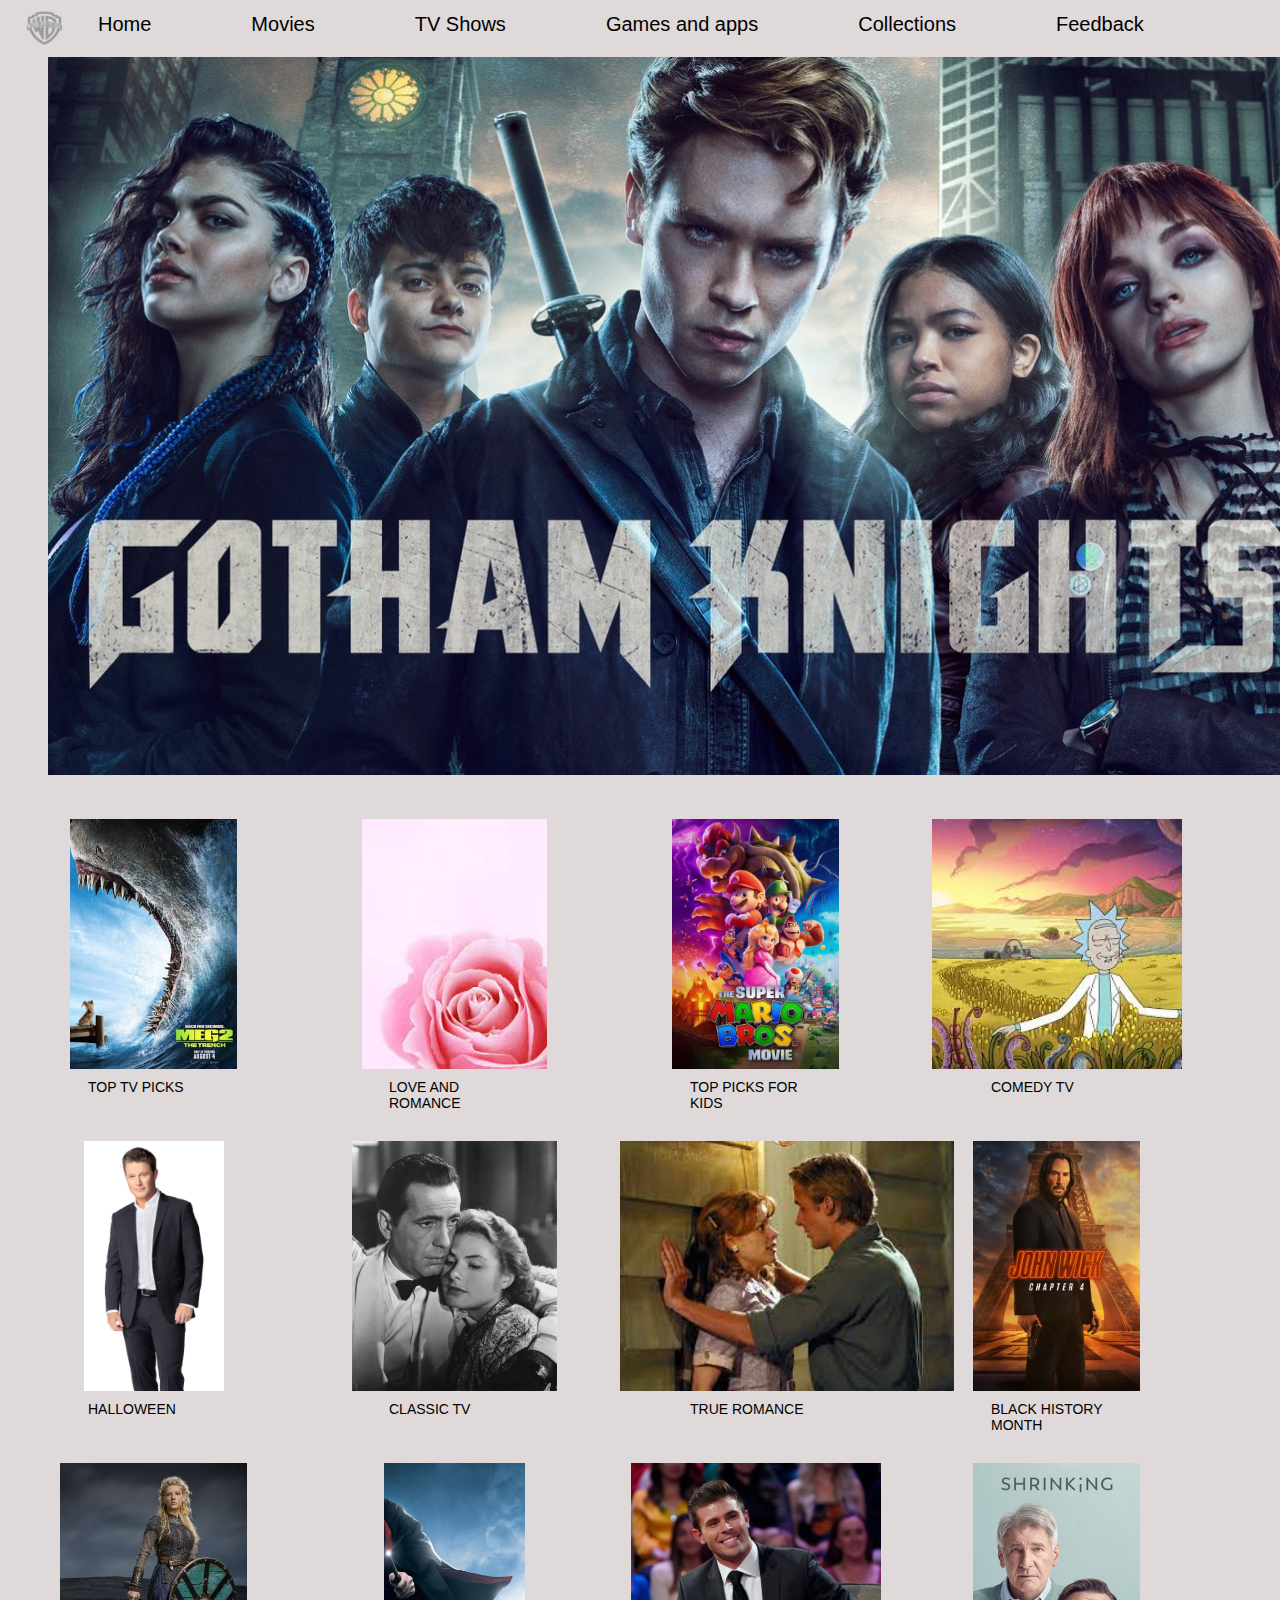
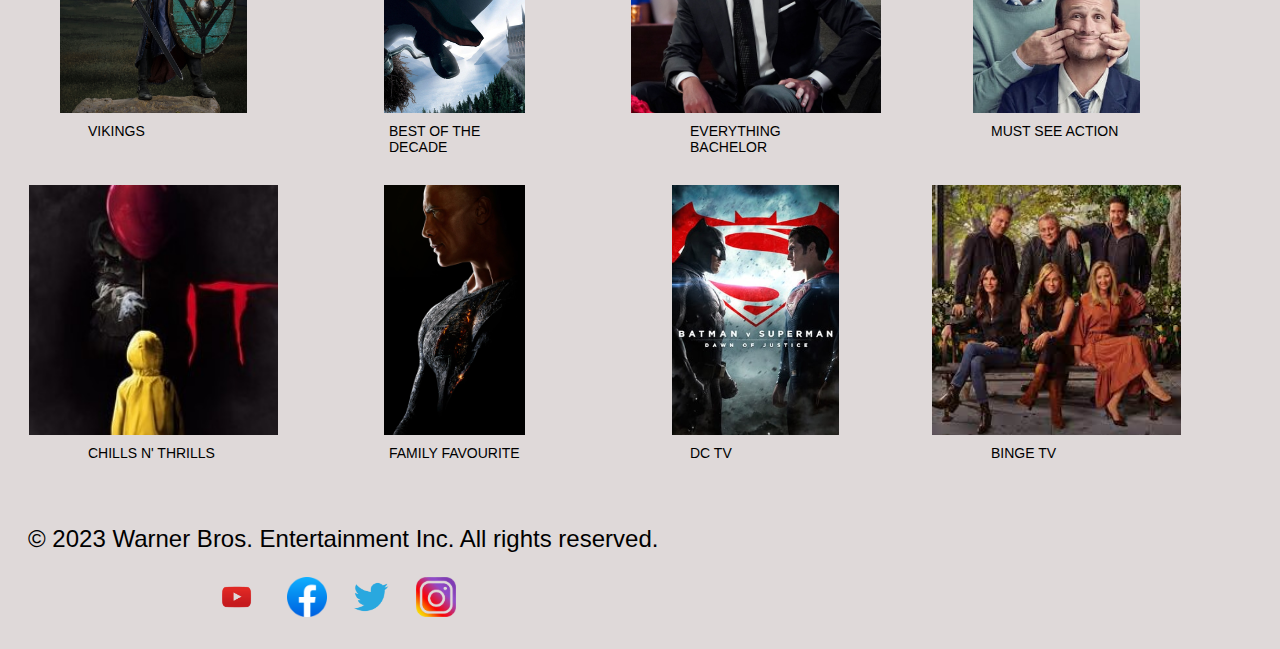
<file: collections.html>
<html>
    <title>
        Collections
    </title>
    <head>
        <link rel="stylesheet" href="style.css">
    
        <nav id="Navigation">
            <ul>
                
        <img src="logo.png" alt="warner logo" height="40px" float="left" ></a>
                <li><a href="index.html">Home</a></li>
                <li><a href="movies.html">Movies</a></li>
                <li><a href="tvshows.html">TV Shows</a></li>
                <li><a href="games.html">Games and apps</a></li>
                <li><a href="collections.html">Collections</a></li>
                <li><a href="feedback.html">Feedback</a></li>
                
            </ul>
        </nav>
        <figure>
            <img src="gothamknights.jpg" alt="Celebrating 100years" width="1276px">
        </figure>
    </head>
    <br>
    <body>
        <div class="image-gallery">
            <figure>
                <img src="meg2_keyart.jpg" alt="" height="250px">
                <figcaption>TOP TV PICKS</figcaption>
            </figure>
            <figure>
                <img src="rose.jpeg" alt="" height="250px">
                <figcaption>LOVE AND ROMANCE</figcaption>
            </figure>
            <figure>
                <img src="medium-cover.jpg" alt="" height="250px">
                <figcaption>TOP PICKS FOR KIDS</figcaption>
            </figure>
            <figure>
                <img src="rickandmorty.jpeg" alt="" height="250px">
                <figcaption>COMEDY TV</figcaption>
            </figure>
            <figure>
                    <img src="extra.jpeg" alt="" height="250px">
                    <figcaption>HALLOWEEN</figcaption>
            </figure>
             <figure>
                    <img src="casablanca.jpeg" alt="" height="250px">
                    <figcaption>CLASSIC TV</figcaption>
            </figure>
            <figure>
                    <img src="romance.jpeg" alt="" height="250px">
                    <figcaption>TRUE ROMANCE</figcaption>
            </figure>
            <figure>
                    <img src="medium-cover (1).jpg" alt="" height="250px">
                    <figcaption>BLACK HISTORY MONTH</figcaption>
            </figure>
            <figure>
                <img src="vikings.jpeg" alt="" height="250px">
                <figcaption>VIKINGS</figcaption>
            </figure>
            <figure>
                <img src="bestofthedecade.jpeg" alt="" height="250px">
                <figcaption>BEST OF THE DECADE</figcaption>
            </figure>
            <figure>
                <img src="thebachelor.jpg" alt="" height="250px">
                <figcaption>EVERYTHING BACHELOR</figcaption>
            </figure>
            <figure>
                <img src="shrinking_1400x2100_v1.jpg" alt="" height="250px">
                <figcaption>MUST SEE ACTION</figcaption>
            </figure>
            <figure>
                    <img src="it_whv_cropped.jpg" alt="" height="250px">
                    <figcaption>CHILLS N' THRILLS</figcaption>
            </figure>
             <figure>
                    <img src="blackadam.jpeg" alt="" height="250px">
                    <figcaption>FAMILY FAVOURITE</figcaption>
            </figure>
            <figure>
                    <img src="batman_v_superman_dd_keyart.jpg" height="250px">
                    <figcaption>DC TV</figcaption>
            </figure>
            <figure>
                    <img src="binge.jpeg" alt="" height="250px">
                    <figcaption>BINGE TV</figcaption>
            </figure>
   
    </body>
    <footer>
        <p>&copy; 2023 Warner Bros. Entertainment Inc. All rights reserved.</p>
        <div class="social-media-links">
            <a href="https://www.youtube.com/user/WarnerBrosPictures/"><img src="youtube-logo.png" alt="YouTube"></a>
            <a href="https://www.facebook.com/warnerbrosent/"><img src="facebook-logo.png" alt="Facebook"></a>
            <a href="https://twitter.com/Warnerbros/"><img src="twitter-logo.png" alt="Twitter"></a>
            <a href="https://www.instagram.com/warnerbrosentertainment/"><img src="instagram-logo.png" alt="Instagram"></a>
        </div>
    </footer>
</html>
</file>
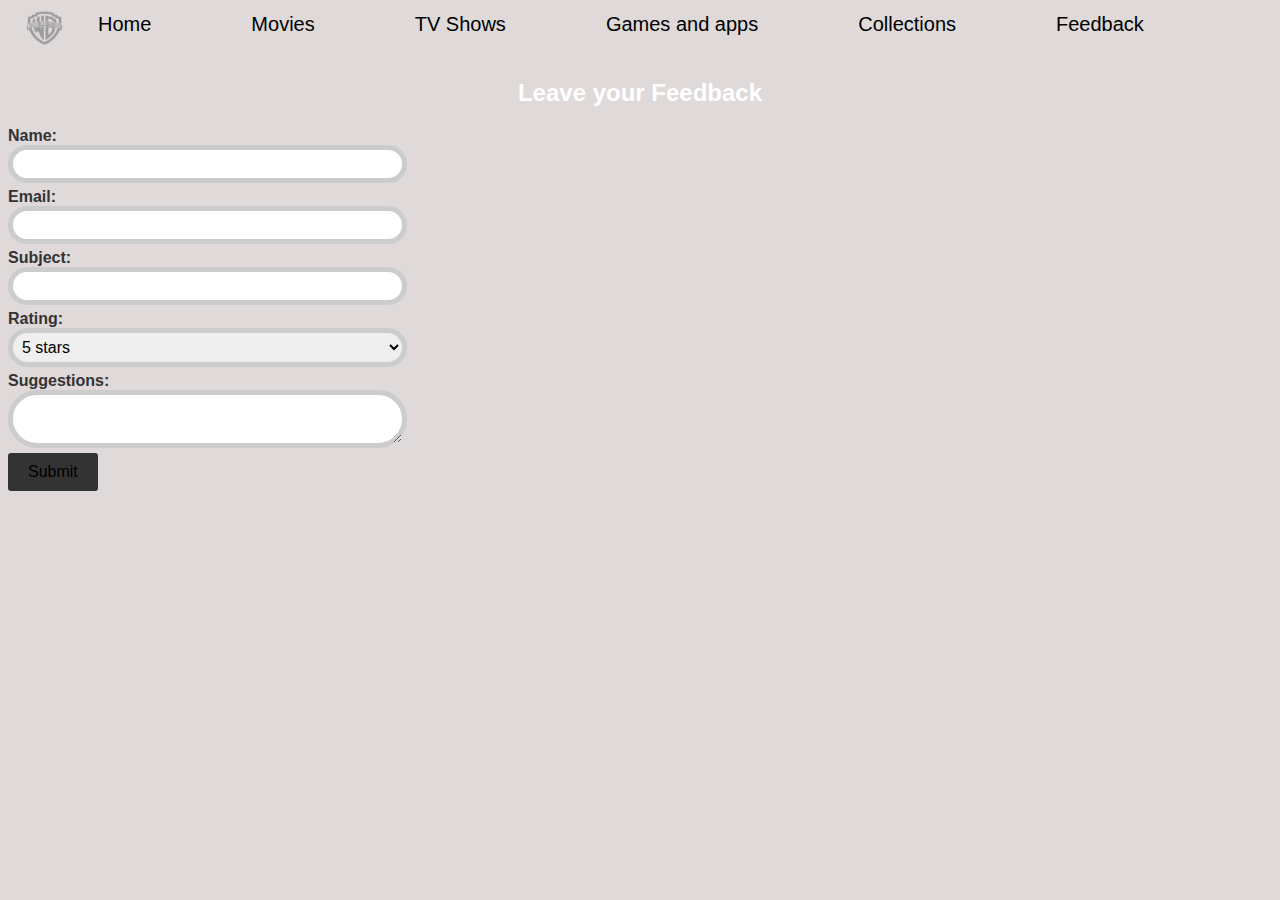
<file: feedback.html>
<html>
    <title>
        Feedback
    </title>
    <head>
        <link rel="stylesheet" href="style.css">
    </head>
    <nav id="Navigation">
        <ul>
            
        <img src="logo.png" alt="warner logo" height="40px" float="left" ></a>
			<li><a href="index.html">Home</a></li>
         <li><a href="movies.html">Movies</a></li>
         <li><a href="tvshows.html">TV Shows</a></li>
         <li><a href="games.html">Games and apps</a></li>
         <li><a href="collections.html">Collections</a></li>
         <li><a href="feedback.html">Feedback</a></li>
         
        </ul>
    </nav>
    <br>
    <body>
        
        <h2>Leave your Feedback</h2>

        <form action="submit-feedback.html" method="POST">
		
            <label for="name">Name:</label><br>
            <input type="text" id="name" name="name"><br>
    
            <label for="email">Email:</label><br>
            <input type="email" id="email" name="email"><br>
    
            <label for="subject">Subject:</label><br>
            <input type="text" id="subject" name="subject"><br>
    
            <label for="rating">Rating:</label><br>
            <select id="rating" name="rating">
                <option value="5">5 stars</option>
                <option value="4">4 stars</option>
                <option value="3">3 stars</option>
                <option value="2">2 stars</option>
                <option value="1">1 star</option>
            </select><br>
    
            <label for="suggestions">Suggestions:</label><br>
            <textarea id="suggestions" name="suggestions"></textarea><br>
    
            <a href="submitted.html"><input type="submit" value="Submit"></a>
    
        </form>
    </body>
</html>
</file>
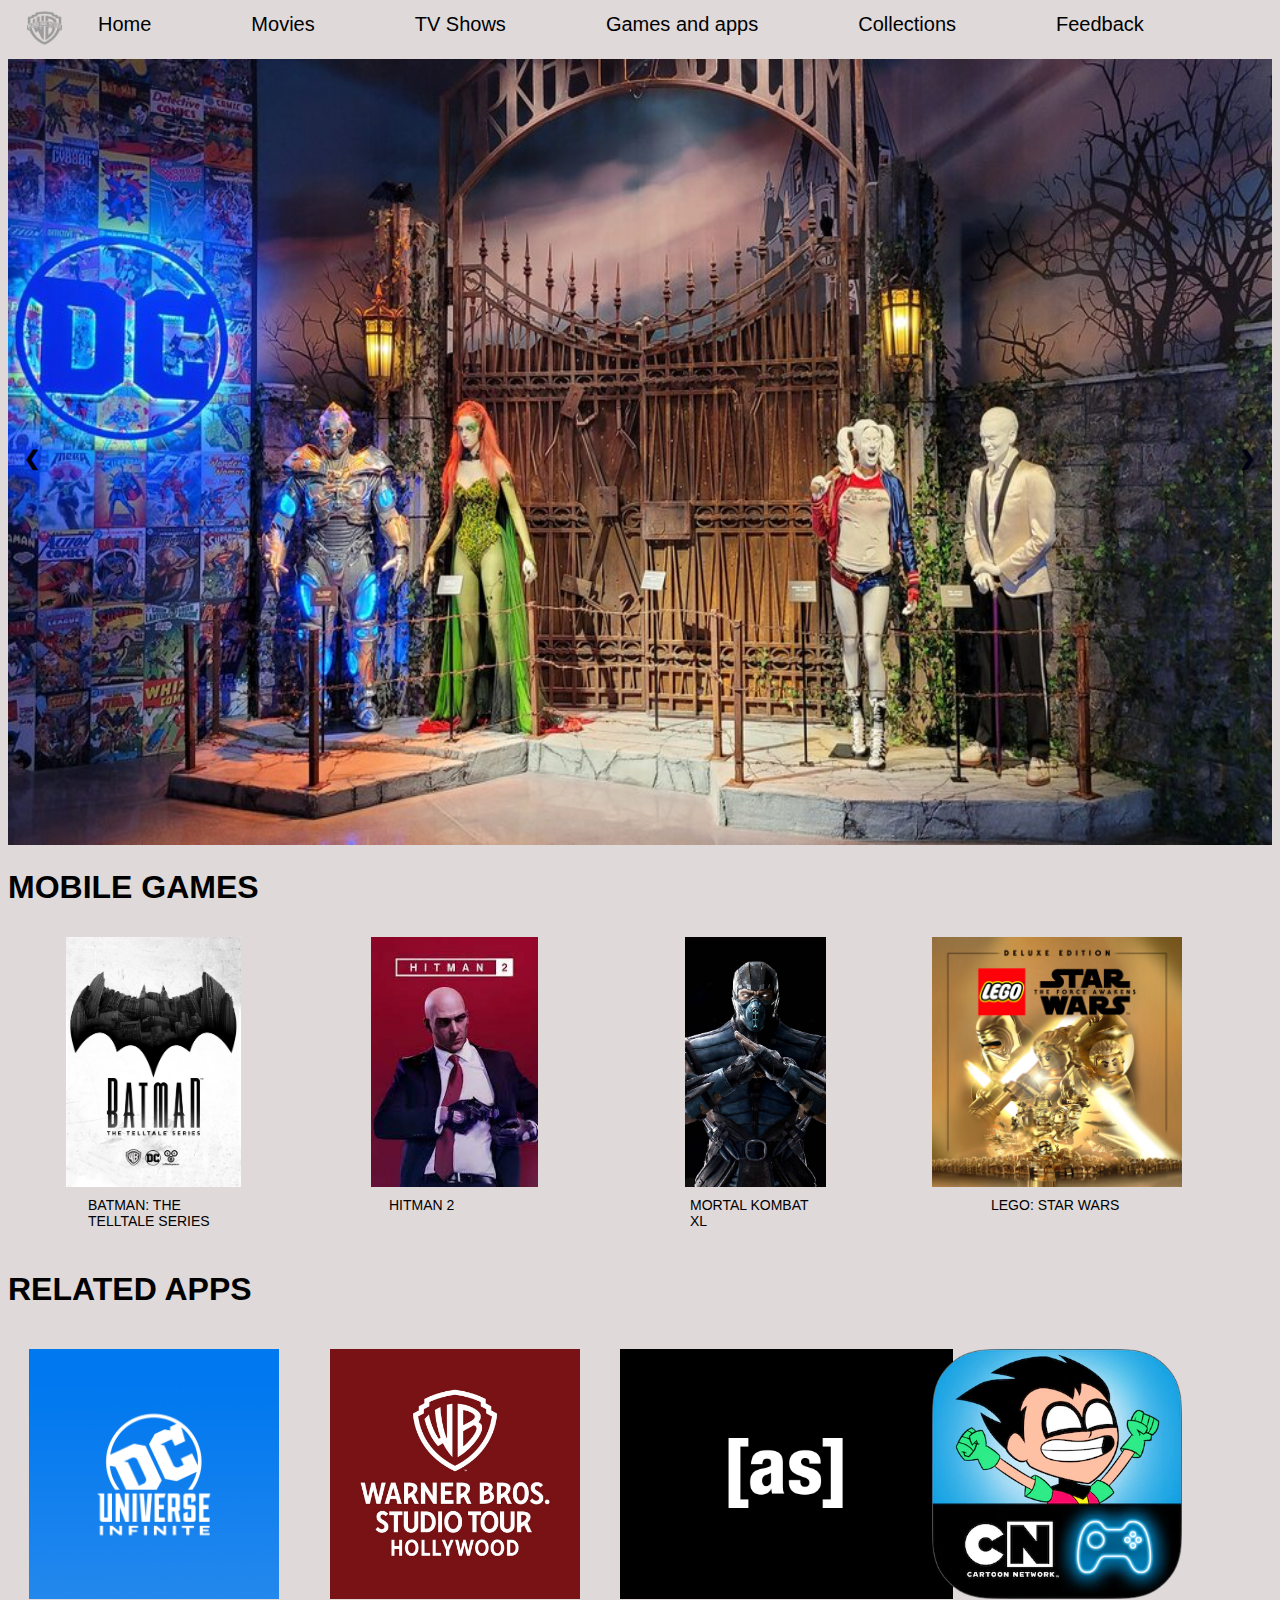
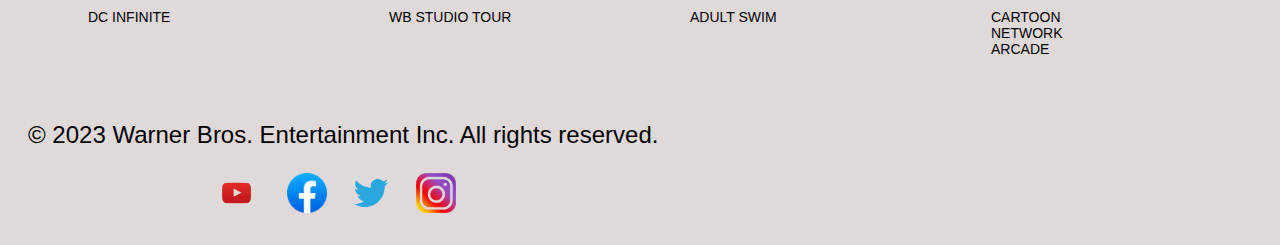
<file: games.html>
<html>
    <title>
        Games
    </title>
    <head>
        <link rel="stylesheet" href="style.css">
        <style>
			
		</style>
        <nav id="Navigation">
            <ul>
                
        <img src="logo.png" alt="warner logo" height="40px" float="left" ></a>
                <li><a href="index.html">Home</a></li>
             <li><a href="movies.html">Movies</a></li>
             <li><a href="tvshows.html">TV Shows</a></li>
             <li><a href="games.html">Games and apps</a></li>
             <li><a href="collections.html">Collections</a></li>
             <li><a href="feedback.html">Feedback</a></li>
             
            </ul>
        </nav>
    </head>
    <br>
    <body>
        <div class="slideshow-container">
            
            
            <div class="mySlides fade">
              <img src="tour.jpeg">
            </div>
          
            <a class="prev" onclick="plusSlides(-1)">&#10094;</a>
            <a class="next" onclick="plusSlides(1)">&#10095;</a>
        </div>
        <p>
            <h1>MOBILE GAMES</h1>   
         <div class="image-gallery">
            <figure>
                <a href="batman.html"><img src="batman.jpg" alt="TELLTALE series" height="250px"></a>
                <figcaption>BATMAN: THE TELLTALE SERIES</figcaption>
            </figure>
            <figure>
                <img src="hitman2.jpeg" alt="hitman2" height="250px">
                <figcaption>HITMAN 2</figcaption>
            </figure>
            <figure>
                <img src="motalxl.jpg" alt="MORTAL KOMBAT" height="250px">
                <figcaption>MORTAL KOMBAT XL</figcaption>
            </figure>
            <figure>
                <img src="lego.jpeg" alt="STAR WARS" height="250px">
                <figcaption>LEGO: STAR WARS</figcaption>
            </figure>
            
        </p>
        <br>
        <p>
            <h1>RELATED APPS</h1>
            <div class="image-gallery">  
            <figure>
                   <img src="dcinfinite.png" alt="DC INFINITE" height="250px">
                   <figcaption>DC INFINITE</figcaption>
            </figure>
            <figure>
                   <img src="studiotour.jpg" alt="STUDIO TOUR" height="250px">
                   <figcaption>WB STUDIO TOUR</figcaption>
            </figure>
            <figure>
                   <img src="adultswim.jpeg" alt="ADULT SWIM" height="250px">
                   <figcaption>ADULT SWIM</figcaption>
            </figure>
            <figure>
                   <img src="cnarcade.jpeg" alt="CN ARCADE" height="250px">
                   <figcaption>CARTOON NETWORK ARCADE</figcaption>
            </figure>
        
           
    </body>
    <footer>
        <div class="social-media-links">
            <p>&copy; 2023 Warner Bros. Entertainment Inc. All rights reserved.</p>
            <a href="https://www.youtube.com/user/WarnerBrosPictures/"><img src="youtube-logo.png" alt="YouTube"></a>
            <a href="https://www.facebook.com/warnerbrosent/"><img src="facebook-logo.png" alt="Facebook"></a>
            <a href="https://twitter.com/Warnerbros/"><img src="twitter-logo.png" alt="Twitter"></a>
            <a href="https://www.instagram.com/warnerbrosentertainment/"><img src="instagram-logo.png" alt="Instagram"></a>
        </div>
    </footer>
    <script src="javascript.js"></script>
</html>
</file>
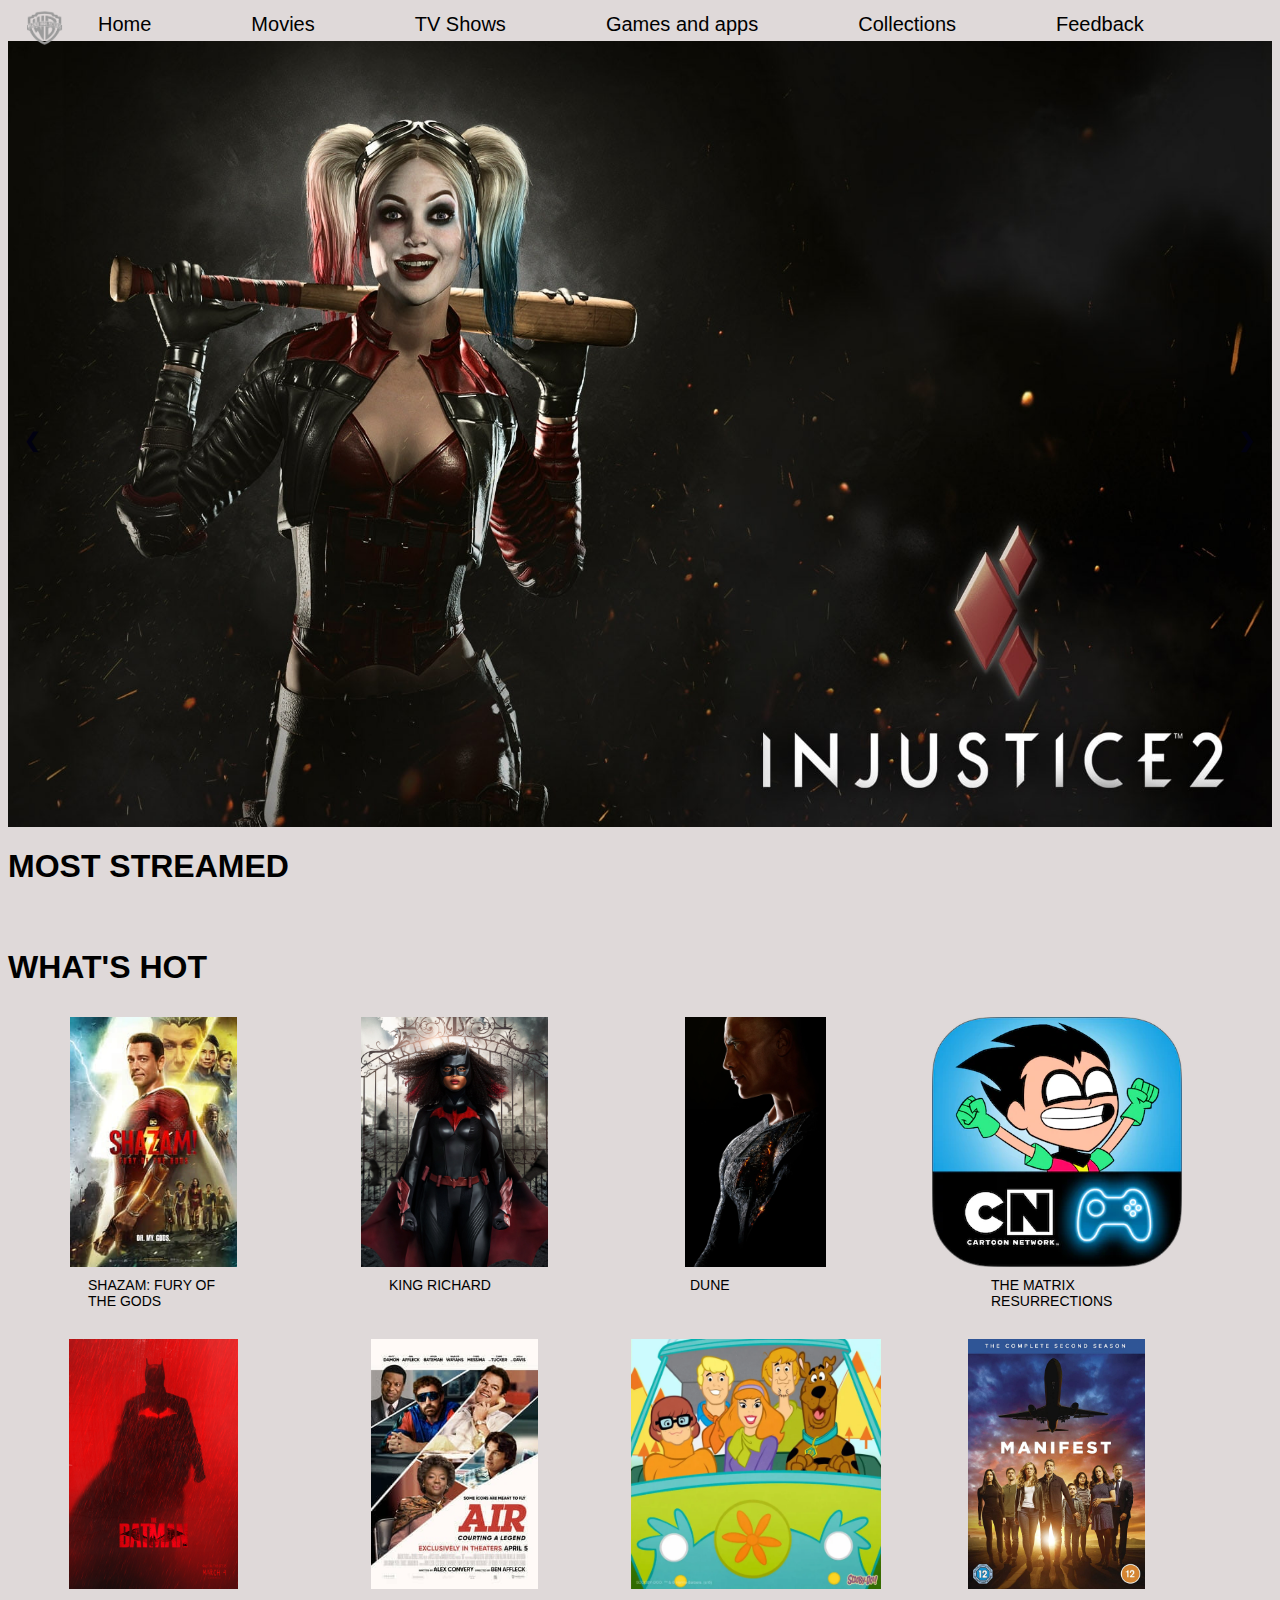
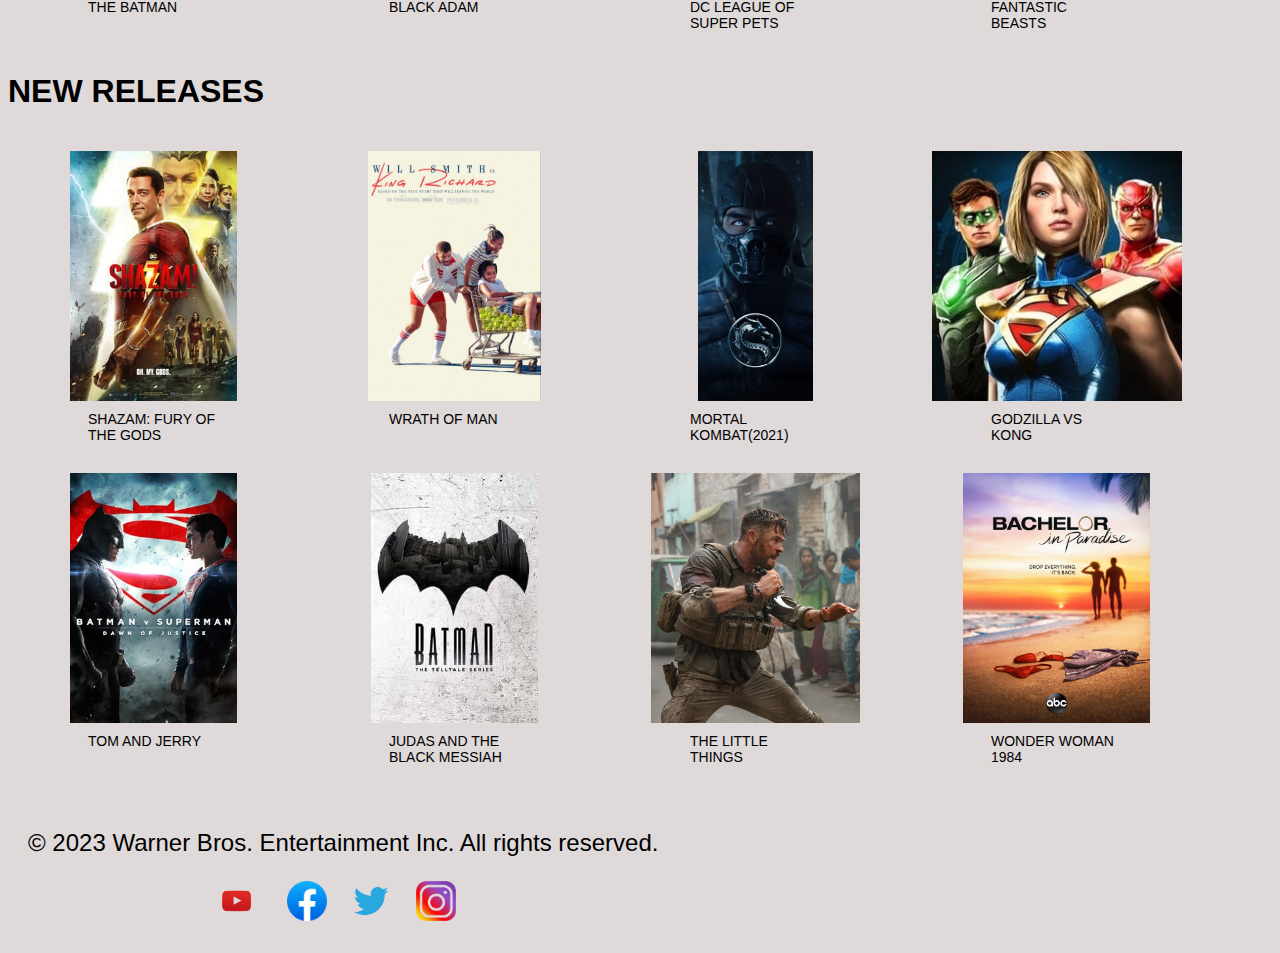
<file: movies.html>
<html>
    <title>
        Movies
    </title>
    
        <link rel="stylesheet" href="style.css">
        
        <nav id="Navigation">
            <ul> 
                
        <img src="logo.png" alt="warner logo" height="40px" float="left" ></a>
        
            <li><a href="index.html">Home</a></li>
             <li><a href="movies.html">Movies</a></li>
             <li><a href="tvshows.html">TV Shows</a></li>
             <li><a href="games.html">Games and apps</a></li>
             <li><a href="collections.html">Collections</a></li>
             <li><a href="feedback.html">Feedback</a></li>
             
            </ul>
        </nav>
    </head>
   <body>
    <div class="slideshow-container">
        <div class="mySlides fade">
          <a href="batman.html"><img src="Harley.jpg"></a>
        </div>
        
        <div class="mySlides fade">
          <img src="battyy.jpg">
        </div>
        
        <div class="mySlides fade">
          <img src="scorpionsubzero.jpg">
        </div>
      
        <a class="prev" onclick="plusSlides(-1)">&#10094;</a>
        <a class="next" onclick="plusSlides(1)">&#10095;</a>
    </div>
    <h1>MOST STREAMED</h1>
    <br>

    <p>
        <h1>
            WHAT'S HOT
        </h1>
        <div class="image-gallery">
            <figure>
                <a href="shazam.html"><img src="shazam2_keyart.jpg" alt="SHAZAM: FURY OF THE GODS MOVIE" height="250px"></a>
                <figcaption>SHAZAM: FURY OF THE GODS</figcaption>
            </figure>
            <figure>
                <img src="niggas.jpeg" alt="KING RICHARD MOVIE" height="250px">
                <figcaption>KING RICHARD</figcaption>
            </figure>
            <figure>
                <img src="blackadam.jpeg" alt="DUNE MOVIE" height="250px">
                <figcaption>DUNE</figcaption>
            </figure>
            <figure>
                <img src="cnarcade.jpeg" alt="THE MATRIX RESURRECTIONS MOVIE" height="250px">
                <figcaption>THE MATRIX RESURRECTIONS</figcaption>
            </figure>
            <figure>
                <img src="I'm Vengeance- Best Quotes From The Batman (2022).png" alt="THE BATMAN MOVIE" height="250px">
                <figcaption>THE BATMAN</figcaption>
            </figure>
            <figure>
                <img src="28874.638.large.jpg" alt="BLACK ADAM MOVIE" height="250px">
                <figcaption>BLACK ADAM</figcaption>
            </figure>
            <figure>
                <img src="halloween.jpeg"height="250px">
                <figcaption>DC LEAGUE OF SUPER PETS</figcaption>
            </figure>
            <figure>
                <img src="manifesent.jpg" alt="FANTASTIC BEASTS MOVIE" height="250px">
                <figcaption>FANTASTIC BEASTS</figcaption>
            </figure>

    </p>
    <br>

    <p>
        <h1>
            NEW RELEASES
        </h1>

        <div class="image-gallery">
            <figure>
                <a href="shazam.html"><img src="shazam2_keyart.jpg" alt="SHAZAM: FURY OF THE GODS MOVIE" height="250px"></a>
                <figcaption>SHAZAM: FURY OF THE GODS</figcaption>
            </figure>
            <figure>
                <img src="King Richard Spoiler Free Movie Review.jpeg" alt="WRATH OF MAN MOVIE" height="250px">
                <figcaption>WRATH OF MAN</figcaption>
            </figure>
            <figure>
                <img src="mortal kombat.jpeg" alt="MORTAL KOMBAT(2021) MOVIE" height="250px">
                <figcaption>MORTAL KOMBAT(2021)</figcaption>
            </figure>
            <figure>
                <img src="injustice_2_mobile_key_art.jpg" alt="GODZILLA VS KONG MOVIE" height="250px">
                <figcaption>GODZILLA VS KONG</figcaption>
            </figure>
            <figure>
                <img src="batman_v_superman_dd_keyart.jpg" alt="TOM AND JERRY MOVIE" height="250px">
                <figcaption>TOM AND JERRY</figcaption>
            </figure>
            <figure>
                <img src="batman_telltale_series_keyart.jpg" alt="JUDAS AND THE BLACK MESSIAH MOVIE" height="250px">
                <figcaption>JUDAS AND THE BLACK MESSIAH</figcaption>
            </figure>
            <figure>
                <img src="EXTRACTION.jpg" alt="THE LITTLE THINGS MOVIE" height="250px">
                <figcaption>THE LITTLE THINGS</figcaption>
            </figure>
            <figure>
                <img src="bachelor.jpg" alt="WONDER WOMAN 1984 MOVIE" height="250px">
                <figcaption>WONDER WOMAN 1984</figcaption>
            </figure>

        
    </p>
 
 
   </body>
   <br>
    <footer>
        <p>&copy; 2023 Warner Bros. Entertainment Inc. All rights reserved.</p>
        <div class="social-media-links">
            <a href="https://www.youtube.com/user/WarnerBrosPictures/"><img src="youtube-logo.png" alt="YouTube"></a>
            <a href="https://www.facebook.com/warnerbrosent/"><img src="facebook-logo.png" alt="Facebook"></a>
            <a href="https://twitter.com/Warnerbros/"><img src="twitter-logo.png" alt="Twitter"></a>
            <a href="https://www.instagram.com/warnerbrosentertainment/"><img src="instagram-logo.png" alt="Instagram"></a>
        </div>
    </footer>
    <script src="javascript.js"></script>

</html>
</file>
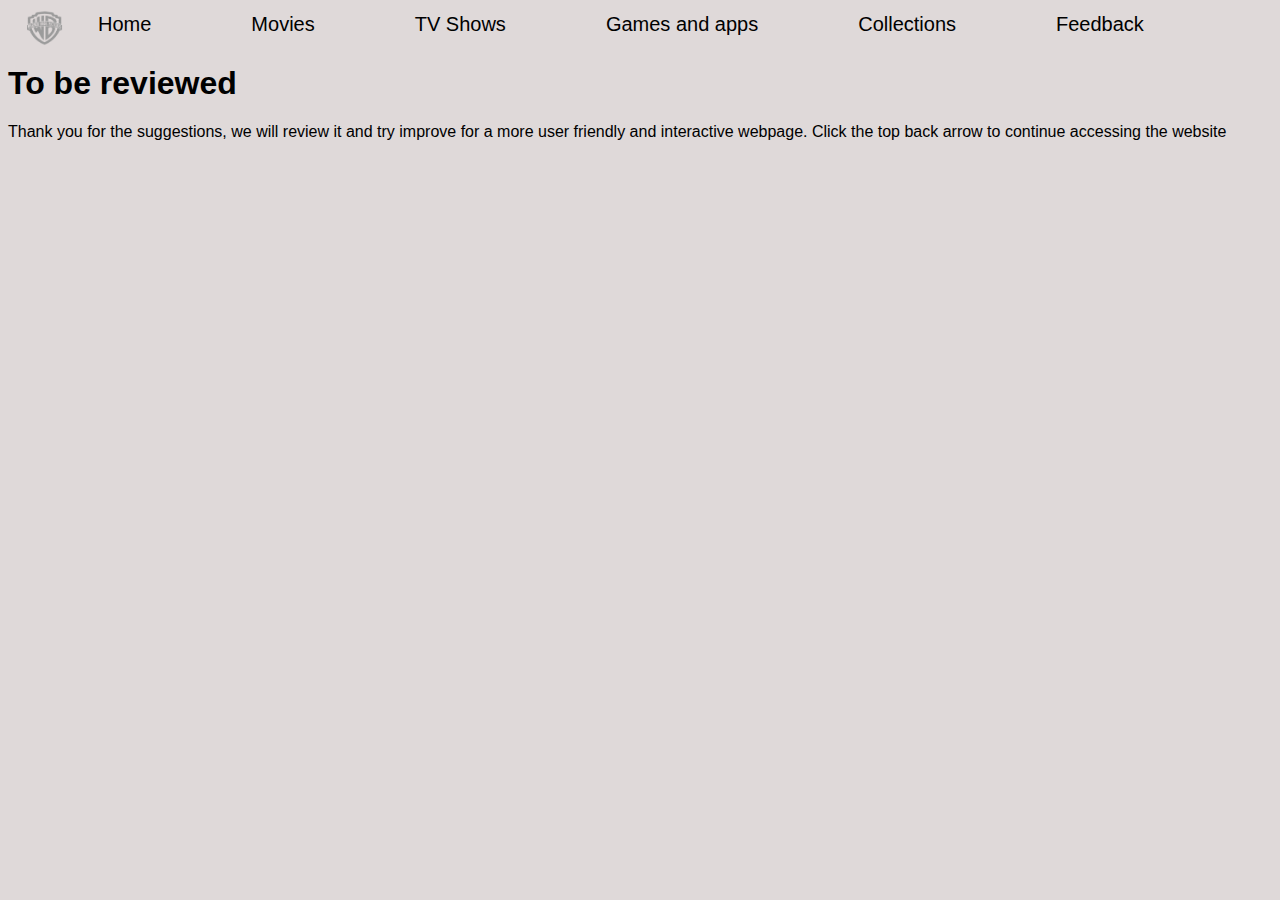
<file: submit-feedback.html>
<html>
    <title>Suggestions submitted</title>
    <head>
        <link rel="stylesheet" href="style.css">

        <nav id="Navigation">
            <ul>
                
        <img src="logo.png" alt="warner logo" height="40px" float="left" ></a>
            <li><a href="index.html">Home</a></li>
             <li><a href="movies.html">Movies</a></li>
             <li><a href="tvshows.html">TV Shows</a></li>
             <li><a href="games.html">Games and apps</a></li>
             <li><a href="collections.html">Collections</a></li>
             <li><a href="feedback.html">Feedback</a></li>
            
            </ul>
        </nav>

    </head>
    <body>
        <P>
            <h1>To be reviewed</h1>

            Thank you for the suggestions, we will review it and try improve for a more user friendly and interactive webpage.
            Click the top back arrow to continue accessing the website 
        </P>
    </body>
</html>
</file>
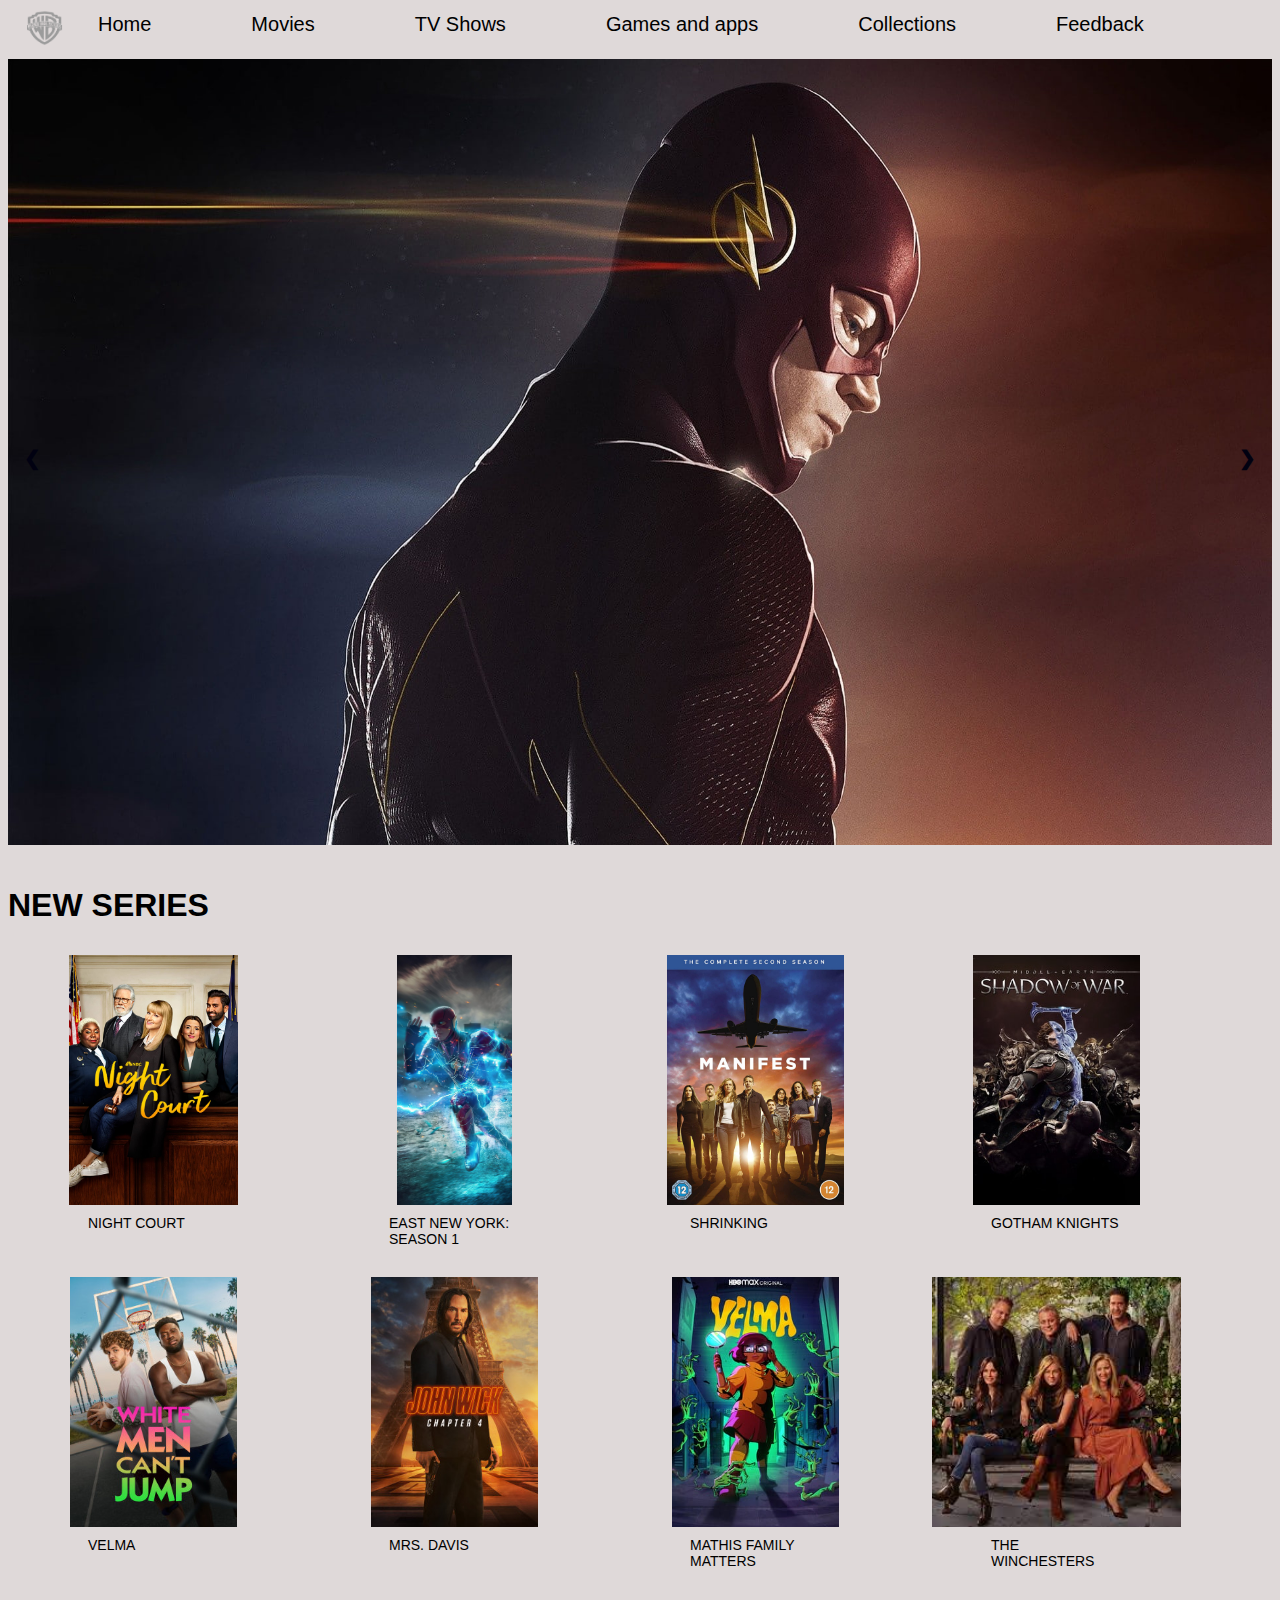
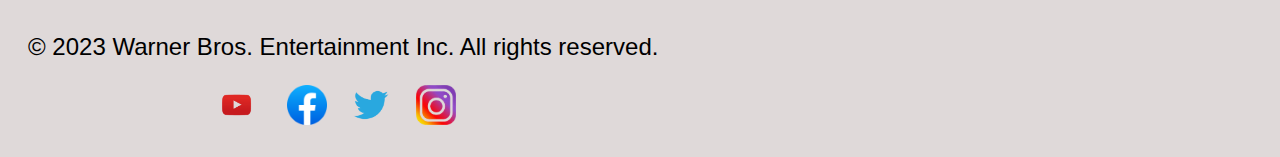
<file: tvshows.html>
<html>
    <title>
        TV Shows
    </title>
    <head>


        <link rel="stylesheet" href="style.css">
    </head>
    <nav id="Navigation">
        <ul>
            
        <img src="logo.png" alt="warner logo" height="40px" float="left" ></a>
        <li><a href="index.html">Home</a></li>
         <li><a href="movies.html">Movies</a></li>
         <li><a href="tvshows.html">TV Shows</a></li>
         <li><a href="games.html">Games and apps</a></li>
         <li><a href="collections.html">Collections</a></li>
         <li><a href="feedback.html">Feedback</a></li>
         
        </ul>
    </nav>
    <br>
    <body>
        <div class="slideshow-container">
            <div class="mySlides fade">
              <img src="flash.jpg" >
            </div>
            
            <div class="mySlides fade">
              <a href="tedlasso.html"><img src="wp8400790-ted-lasso-wallpapers.jpg"></a>
            </div>
            
            <div class="mySlides fade">
              <img src="Rick and Morty.jpg">
            </div>
          
            <a class="prev" onclick="plusSlides(-1)">&#10094;</a>
            <a class="next" onclick="plusSlides(1)">&#10095;</a>
        </div>
        <br>
    
        <p>
            <h1>
                NEW SERIES
            </h1>
            <div class="image-gallery">
                <figure>
                    <img src="nightcourt.jpg" alt="NIGHT COURT SERIES" height="250px">
                    <figcaption>
                        NIGHT COURT
                    </figcaption>
                </figure>
                <figure>
                    <img src="the flash.jpeg" alt="EAST NEW YORK: SEASON 1 SERIES" height="250px">
                    <figcaption>EAST NEW YORK: SEASON 1</figcaption>
                </figure>
                <figure>
                    <img src="manifesent.jpg" alt="SHRINKING SERIES" height="250px">
                    <figcaption>SHRINKING</figcaption>
                </figure>
                <figure>
                    <img src="middle_earth_shadow_of_war_keyart.jpg" alt="GOTHAM KNIGHTS SERIES" height="250px">
                    <figcaption>GOTHAM KNIGHTS</figcaption>
                </figure>
                <figure>
                    <img src="medium-cover - Copy.jpg" alt="VELMA SERIES" height="250px">
                    <figcaption> VELMA</figcaption>
                </figure>
                <figure>
                    <img src="medium-cover (1).jpg" alt="MRS. DAVIS SERIES" height="250px">
                    <figcaption>MRS. DAVIS</figcaption>
                </figure>
                <figure>
                    <img src="velma_1400x2100_v1.jpg" alt="MATHIS FAMILY SERIES" height="250px">
                    <figcaption>MATHIS FAMILY MATTERS</figcaption>
                </figure>
                <figure>
                    <img src="binge.jpeg" alt="THE WINCHESTERS SERIES" height="250px">
                    <figcaption>THE WINCHESTERS</figcaption>
                </figure>
    
        </p>
        <br>
    
    
        
       </body>
       <footer>
        <div class="social-media-links">
            <p>&copy; 2023 Warner Bros. Entertainment Inc. All rights reserved.</p>
            <a href="https://www.youtube.com/user/WarnerBrosPictures/"><img src="youtube-logo.png" alt="YouTube"></a>
            <a href="https://www.facebook.com/warnerbrosent/"><img src="facebook-logo.png" alt="Facebook"></a>
            <a href="https://twitter.com/Warnerbros/"><img src="twitter-logo.png" alt="Twitter"></a>
            <a href="https://www.instagram.com/warnerbrosentertainment/"><img src="instagram-logo.png" alt="Instagram"></a>
        </div>
        </footer>
        <script src="javascript.js"></script>

</html>
</file>
<file: style.css>
#Navigation li{
    padding: 5px 55px;
    list-style: none;
    text-decoration: none;
    font-size: 20px;
    float: left;
    font-family: 'Franklin Gothic Medium', 'Arial Narrow', Arial, sans-serif;
    font-weight: 100;
    margin: 0 ;
    padding-left: 50px;
    padding-right: 50px;

}
nav {
    position: relative;
    top: 0;
    right: 0;
    left: 0;
    width: 100%;
    z-index: 1;
    width: 100%;
    box-sizing: border-box;

}
  

nav ul{
    display: flex;
    list-style: none;
    margin: 0;
}
  
nav ul a{
    text-decoration: none;
    color: #000000;
}
nav img{
    position: absolute;
    top: 0;
    left: 0;

}.slideshow-container {
    position: relative;
    max-width: 1366px;
    margin: auto;
}

.mySlides {
    display: none;
}

.mySlides img {
    width: 100%;
    height: 786px;
}

.prev, .next {
    position: absolute;
    top: 50%;
    margin-top: -22px;
    padding: 16px;
    color: rgb(1, 1, 17);
    font-weight: bold;
    font-size: 20px;
    transition: 0.6s ease;
    border-radius: 0 3px 3px 0;
    cursor: pointer;
}

.next {
    right: 0;
    border-radius: 3px 0 0 3px;
}

.prev:hover, .next:hover {
    background-color: rgba(255, 237, 237, 0.8);
}

.fade {
    animation-name: fade;
    animation-duration: 1s;
}

@keyframes fade {
    from {
        opacity: 0.4;
    }

    to {
        opacity: 1;
    }
}.slideshow-container {
    position: relative;
    max-width: 1366px;
    margin: auto;
}

.mySlides {
    display: none;
}

.mySlides img {
    width: 100%;
    height: 786px;
}
.image-gallery {
    display: flex; 
    flex-wrap: wrap; 
    justify-content: left; 
    gap: 10px; 
   }

   .image-gallery figure {
   display: inline-block; 
   text-align: center; 
   margin: 10px; 
   width: calc(25% - 45px);
   }
   .image-gallery figure img{
      height: 250px;
   }

   .image-gallery figcaption {
   font-size: 14px; 
   margin-top: 10px;
   padding: 0 70px; 
   }


  body{
    background-color: #dfd9d9;
    color: #000000;
    font-family: sans-serif;
    size: 20px;
  } p{
    font-size: 24px;
    }

    p1{
       float: left;
    }
    p img{
    position: relative;
    padding: 20px ;
    margin-right: 20px;
    }
    figure {
     display: flex;
     flex-direction: column;
     align-items: left;
    }

    figure img {
    max-width: 150%;
    height: auto;

    }

    figcaption{
       font-size: 24px;
       left: 0px;
       text-align: left;

    }
    
    .container {
        display: flex; 
        justify-content: space-between; 
        align-items: center; 
      }
      
     
      .picture {
        flex-basis: 40%; 
      }
      
      
      .content {
        flex-basis: 100%; 
      }
      
      
      aside {
        float: right; 
        margin-left: 20px; 
      }

  footer {
    padding: 20px;
    text-align: center;
}

.social-media-links {
    display: inline-block;
}

.social-media-links a {
    display: inline-block;
    margin-right: 20px;
}

.social-media-links a img {
    height: 40px;
    width: auto;
}


h2 {
text-align: center;
color: white;
}

label {
font-size: 16px;
font-weight: bold;
margin-bottom: 5px;
color: #333;
}

input[type="text"],
input[type="email"],
select,
textarea {
border-radius: 50px;
 border: 5px solid #ccc;
padding: 5px;
font-size: 16px;
width: 30%;
margin-bottom: 5px;
box-sizing: content-box;
align-items: center;
}

input[type="submit"] {
background-color: #333;
color: black;
border: 50px;
padding: 10px 20px;
border-radius: 3px;
font-size: 16px;
cursor: pointer;
}

input[type="submit"]:hover {
background-color: #666;
}

.rating-stars {
display: inline-block;
width: 120px;
font-size: 0;
white-space: nowrap;
cursor: pointer;
overflow: hidden;
}

.rating-stars > input {
display: none;
}

.rating-stars > label {
 display: inline-block;
position: relative;
width: 20px;
height: 20px;
margin: 0px 2px;
 background-color: transparent;
}

.rating-stars > label:before {
content: "\2605";
position: absolute;
top: 0;
left: 0;
font-size: 25px;
color: #ccc;
}

.rating-stars > input:checked ~ label:before,
.rating-stars > label:hover:before {
 color: #ffbf00;
}
</file>
